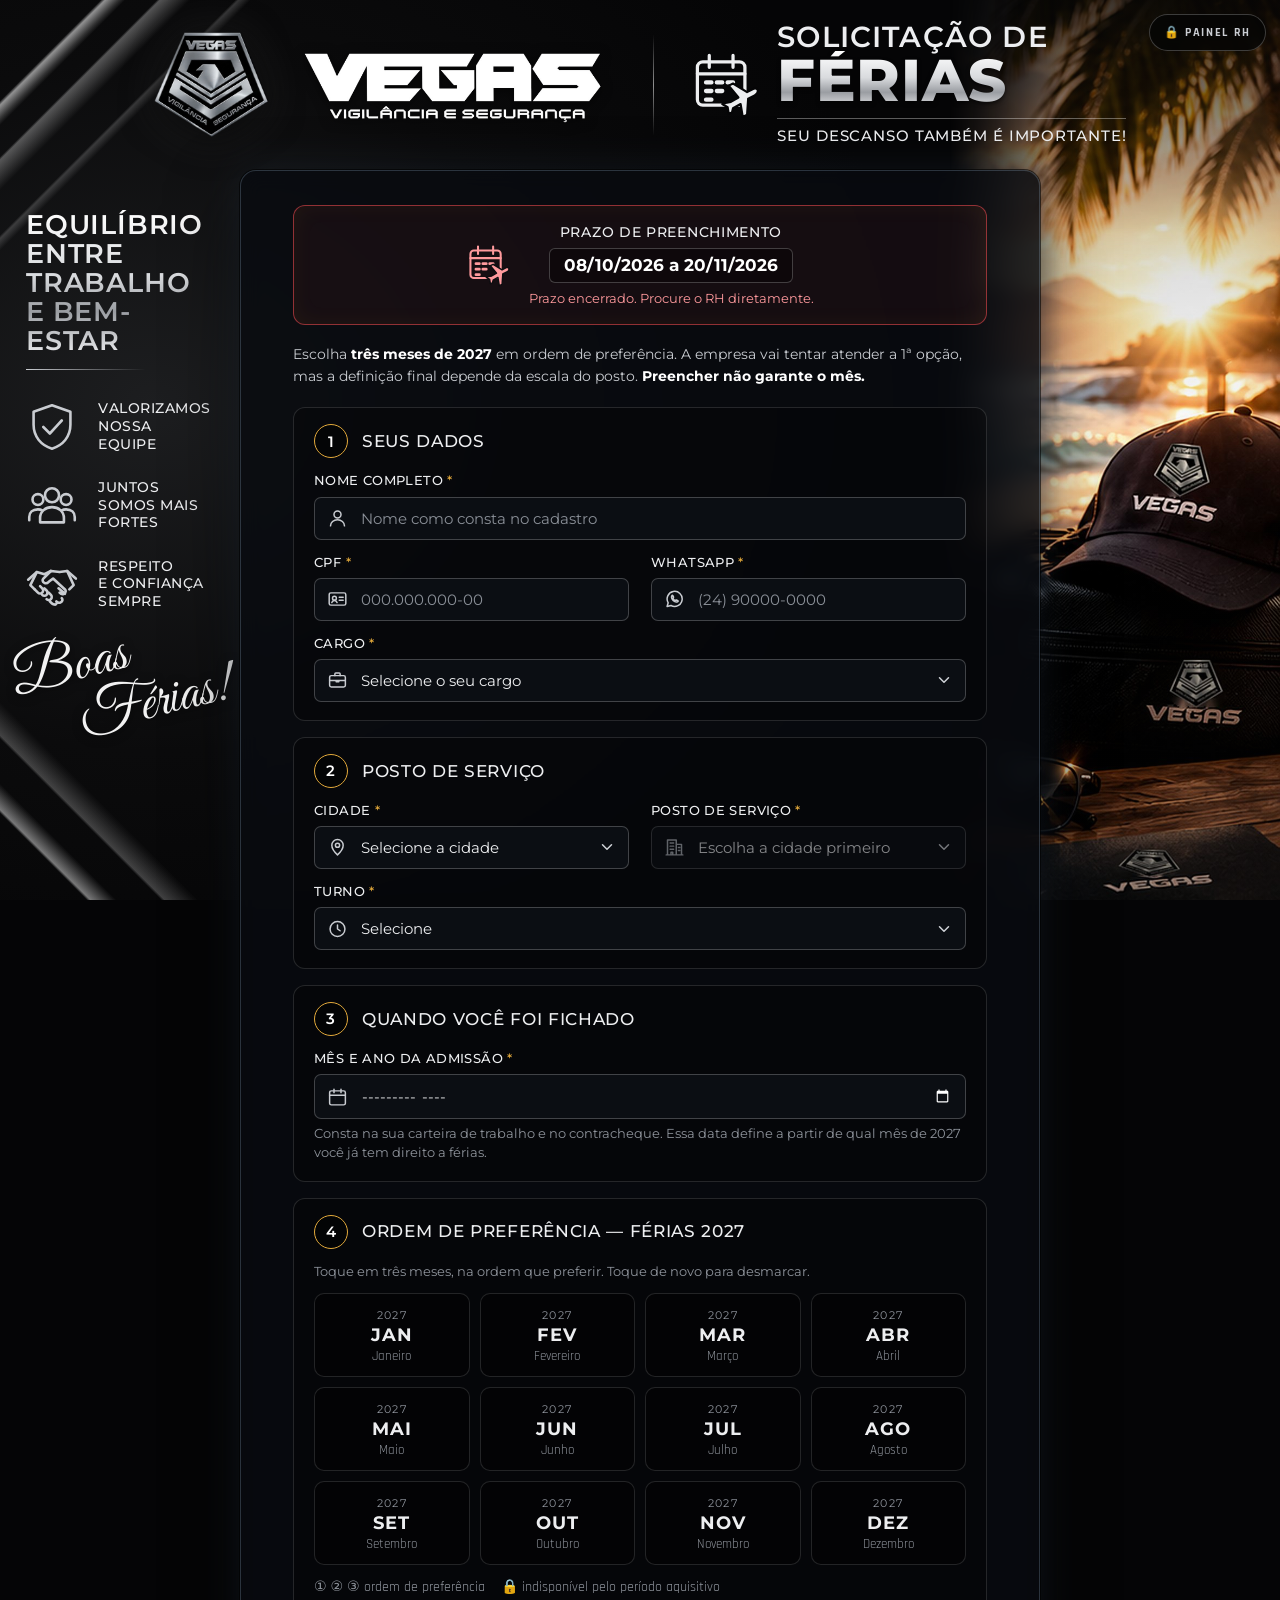
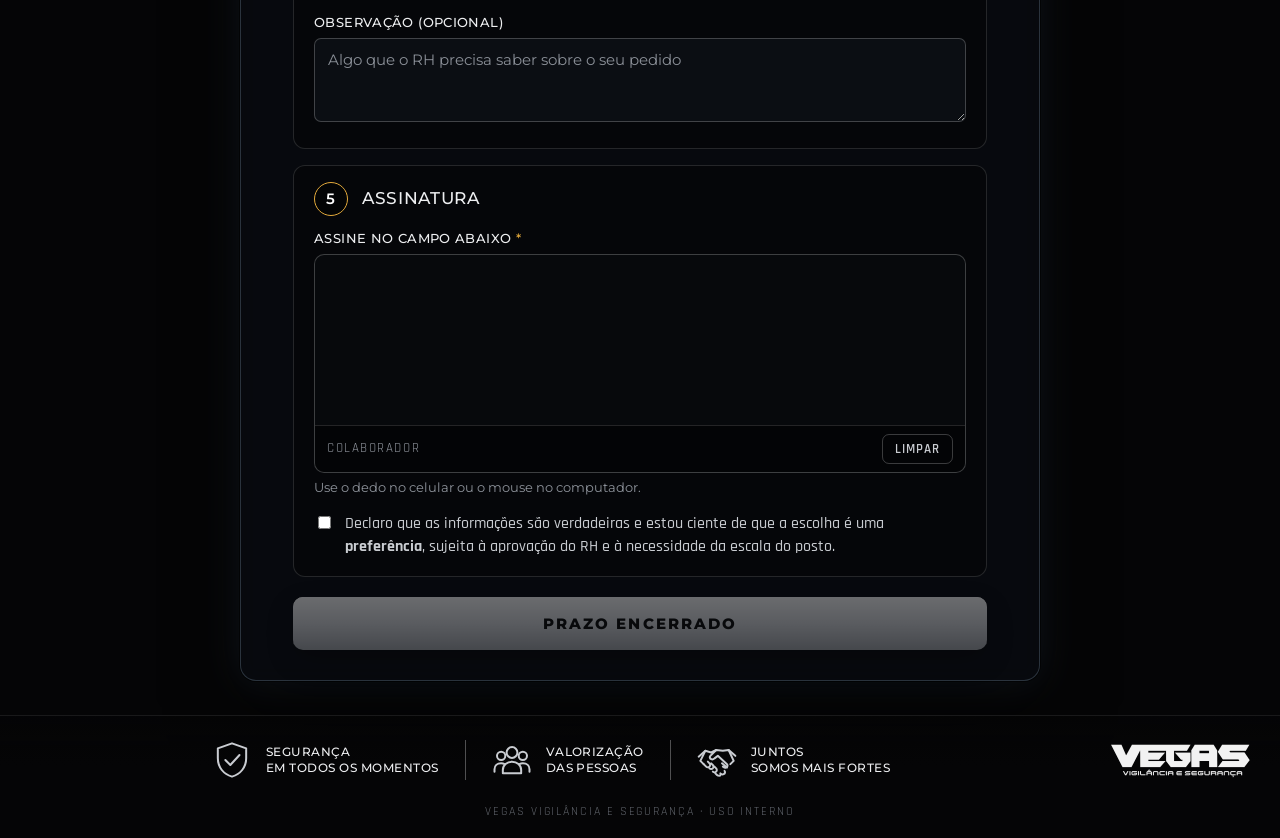
<file: index.html>
<!DOCTYPE html>
<html lang="pt-BR">
<head>
<meta charset="UTF-8">
<meta name="viewport" content="width=device-width,initial-scale=1">
<title>Solicitação de Férias 2027 — Vegas Vigilância</title>
<link rel="icon" href="assets/escudo.png">
<link rel="preload" as="image" href="assets/praia.jpg">
<link href="https://fonts.googleapis.com/css2?family=Montserrat:wght@500;600;700;800&family=Rajdhani:wght@500;600;700&family=Great+Vibes&display=swap" rel="stylesheet">
<style>
:root{
  --preto:#050506; --painel:rgba(9,12,17,.82); --campo:#0b0e13;
  --cinza:#8E939B; --prata:#C9CCD1; --prata-claro:#EDEEF0;
  --ouro:#E2A93B; --ouro-claro:#F4CB7A;
  --ok:#3ECF8E; --erro:#E5484D;
  --borda:rgba(255,255,255,.13); --borda-forte:rgba(255,255,255,.22);
  --metal:linear-gradient(180deg,#ffffff 0%,#d9dbde 45%,#9a9da2 70%,#e9eaec 100%);
}
*{box-sizing:border-box;-webkit-tap-highlight-color:transparent}
html{scroll-behavior:smooth}
@media (prefers-reduced-motion:reduce){html{scroll-behavior:auto}}
body{margin:0;min-height:100vh;color:var(--prata-claro);background:var(--preto);
  font-family:'Rajdhani',system-ui,sans-serif;font-size:17px;line-height:1.45;overflow-x:hidden}

/* ---------- fundo: metal escovado nos cantos ---------- */
body::before{content:'';position:fixed;inset:0;z-index:0;pointer-events:none;
  background:
    linear-gradient(135deg,transparent 0 9%,rgba(255,255,255,.55) 9.4%,rgba(120,120,120,.35) 10.6%,transparent 11.2%,
      transparent 14%,rgba(220,220,220,.35) 14.3%,rgba(80,80,80,.2) 16.5%,transparent 17%,
      transparent 21%,rgba(255,255,255,.18) 21.3%,transparent 22.4%) top left/560px 560px no-repeat,
    linear-gradient(45deg,transparent 0 7%,rgba(255,255,255,.45) 7.3%,rgba(110,110,110,.3) 8.8%,transparent 9.4%,
      transparent 13%,rgba(210,210,210,.28) 13.3%,rgba(70,70,70,.18) 15.4%,transparent 16%) bottom left/620px 620px no-repeat,
    radial-gradient(ellipse 60% 70% at 12% 45%,#1d1e20 0%,#0b0b0c 55%,var(--preto) 100%);}

/* ---------- foto da praia ---------- */
.foto{position:fixed;top:0;right:0;bottom:0;z-index:0;pointer-events:none;
  width:clamp(330px,calc((100vw - 860px) / 2 + 80px),560px);
  background:url('assets/praia.jpg') center 62%/cover no-repeat;
  -webkit-mask-image:linear-gradient(90deg,transparent 0,#000 34%);
          mask-image:linear-gradient(90deg,transparent 0,#000 34%)}
.foto::after{content:'';position:absolute;inset:0;
  background:linear-gradient(180deg,rgba(5,5,6,.78) 0,rgba(5,5,6,.15) 26%,transparent 50%,rgba(5,5,6,.35) 100%)}

.pagina{position:relative;z-index:1}

/* ---------- link do painel ---------- */
.painel-link{position:fixed;top:14px;right:14px;z-index:20;display:inline-flex;align-items:center;gap:7px;
  padding:9px 14px;border:1px solid var(--borda-forte);border-radius:99px;background:rgba(5,5,6,.82);
  backdrop-filter:blur(8px);color:var(--prata);text-decoration:none;font-size:12px;font-weight:700;
  letter-spacing:.14em;text-transform:uppercase;transition:border-color .15s,color .15s}
.painel-link:hover{border-color:var(--prata);color:#fff}
.painel-link:focus-visible{outline:2px solid var(--ouro);outline-offset:2px}
@media print{.painel-link,.foto{display:none}}

/* ---------- cabeçalho ---------- */
.topo{display:flex;align-items:center;justify-content:center;gap:clamp(18px,3vw,44px);
  padding:22px 20px 14px;max-width:1320px;margin:0 auto}
.marca{display:flex;align-items:center;gap:clamp(14px,2vw,28px)}
.escudo{width:clamp(96px,9vw,150px);height:auto;filter:drop-shadow(0 6px 18px rgba(0,0,0,.7)) drop-shadow(0 0 22px rgba(255,255,255,.08))}
.wordmark{width:clamp(220px,25vw,400px);height:auto;filter:drop-shadow(0 2px 6px rgba(0,0,0,.6))}
.divisor{width:1px;align-self:stretch;margin:12px 0;background:linear-gradient(180deg,transparent,rgba(255,255,255,.55),transparent)}
.titulo{display:flex;align-items:center;gap:16px}
.titulo svg{width:clamp(58px,5.4vw,86px);height:auto;flex:0 0 auto;color:var(--prata-claro)}
h1{margin:0;font-family:'Montserrat',sans-serif;line-height:1;text-transform:uppercase}
h1 .l1{display:block;font-weight:600;font-size:clamp(20px,2.3vw,36px);letter-spacing:.04em;color:var(--prata-claro)}
h1 .l2{display:block;font-weight:800;font-size:clamp(40px,4.6vw,72px);letter-spacing:.01em;
  background:var(--metal);-webkit-background-clip:text;background-clip:text;color:transparent;
  filter:drop-shadow(0 2px 2px rgba(0,0,0,.6))}
.slogan{margin-top:8px;padding-top:7px;border-top:1px solid rgba(255,255,255,.35);
  font-family:'Montserrat',sans-serif;font-weight:500;font-size:clamp(12px,1.15vw,17px);
  letter-spacing:.06em;text-transform:uppercase;color:var(--prata-claro)}

/* ---------- miolo: lateral + formulário ---------- */
.miolo{display:grid;grid-template-columns:minmax(220px,1fr) minmax(0,860px) minmax(220px,1fr);
  gap:0;align-items:start;padding:8px 20px 0}
.lateral{position:sticky;top:30px;justify-self:end;width:min(100%,300px);padding:40px 34px 0 6px}
.lateral h2{margin:0 0 14px;font-family:'Montserrat',sans-serif;font-weight:600;font-size:27px;line-height:1.08;
  letter-spacing:.03em;text-transform:uppercase;background:var(--metal);-webkit-background-clip:text;
  background-clip:text;color:transparent}
.lateral .traco{width:120px;height:1px;background:linear-gradient(90deg,var(--prata),transparent);margin-bottom:30px}
.valores{list-style:none;margin:0;padding:0;display:grid;gap:26px}
.valores li{display:flex;align-items:center;gap:20px;font-family:'Montserrat',sans-serif;font-weight:500;
  font-size:13.5px;line-height:1.3;letter-spacing:.04em;text-transform:uppercase;color:var(--prata-claro)}
.valores svg{width:52px;height:52px;flex:0 0 52px;color:var(--prata)}
.boas{margin:44px 0 0 -6px;font-family:'Great Vibes',cursive;font-size:58px;line-height:.95;color:#f2f2f2;
  transform:rotate(-14deg);transform-origin:left center;text-shadow:0 2px 10px rgba(0,0,0,.6)}
.boas span{display:block;padding-left:56px}

.form-painel{position:relative;background:var(--painel);border:1px solid rgba(170,200,230,.22);
  border-radius:16px;padding:clamp(18px,3.2vw,34px) clamp(14px,4.4vw,52px) 30px;
  box-shadow:0 0 0 1px rgba(0,0,0,.6),0 0 38px rgba(120,170,220,.10),0 30px 70px rgba(0,0,0,.6);
  backdrop-filter:blur(10px);-webkit-backdrop-filter:blur(10px)}

/* ---------- prazo ---------- */
.prazo{display:flex;align-items:center;justify-content:center;gap:18px;
  border:1px solid rgba(226,169,59,.75);border-radius:12px;background:rgba(226,169,59,.04);
  padding:16px 18px;margin-bottom:18px;text-align:center;box-shadow:inset 0 0 22px rgba(226,169,59,.06)}
.prazo svg{width:44px;height:44px;flex:0 0 44px;color:var(--ouro)}
.prazo .t{font-family:'Montserrat',sans-serif;font-weight:500;font-size:14px;letter-spacing:.05em;
  text-transform:uppercase;color:var(--prata-claro);margin-bottom:6px}
.prazo .d{display:inline-block;padding:4px 14px;border:1px solid var(--borda-forte);border-radius:6px;
  background:rgba(0,0,0,.35);font-family:'Montserrat',sans-serif;font-weight:700;font-size:17px;color:#fff}
.prazo .s{font-family:'Montserrat',sans-serif;font-size:12.5px;color:var(--ouro);margin-top:7px}
.prazo.fechado{border-color:rgba(229,72,77,.6);background:rgba(229,72,77,.06)}
.prazo.fechado svg,.prazo.fechado .s{color:#FF9A9D}
@media(max-width:520px){.prazo{flex-direction:column;gap:8px}}

.aviso{font-family:'Montserrat',sans-serif;font-size:14px;line-height:1.6;color:var(--prata);margin:0 0 20px}
.aviso b{color:#fff}

/* ---------- blocos ---------- */
.card{border:1px solid var(--borda);border-radius:12px;background:rgba(0,0,0,.28);
  padding:16px clamp(12px,2.4vw,20px) 4px;margin-bottom:16px}
.card h2{display:flex;align-items:center;gap:14px;margin:0 0 14px;font-family:'Montserrat',sans-serif;
  font-weight:500;font-size:17px;letter-spacing:.04em;text-transform:uppercase;color:var(--prata-claro)}
.card h2 .n{width:34px;height:34px;flex:0 0 34px;border:1.5px solid var(--ouro);border-radius:50%;
  display:grid;place-items:center;font-size:15px;font-weight:600;color:#fff;background:rgba(0,0,0,.4)}

label{display:block;font-family:'Montserrat',sans-serif;font-size:12.5px;font-weight:500;letter-spacing:.03em;
  text-transform:uppercase;color:var(--prata-claro);margin:0 0 6px}
.obrig{color:var(--ouro)}
.ctrl{position:relative}
.ctrl > svg{position:absolute;left:13px;top:50%;width:21px;height:21px;transform:translateY(-50%);
  color:var(--prata);pointer-events:none}
input,select,textarea{width:100%;background:var(--campo);color:var(--prata-claro);
  border:1px solid var(--borda-forte);border-radius:7px;padding:11px 13px;font-family:'Montserrat',sans-serif;
  font-size:15px;outline:none;transition:border-color .15s,box-shadow .15s}
.ctrl input,.ctrl select{padding-left:46px}
input::placeholder,textarea::placeholder{color:#8a8f97}
select{appearance:none;-webkit-appearance:none;padding-right:40px;cursor:pointer;
  background-image:url("data:image/svg+xml,%3Csvg xmlns='http://www.w3.org/2000/svg' viewBox='0 0 24 24' fill='none' stroke='%23d0d3d8' stroke-width='2' stroke-linecap='round' stroke-linejoin='round'%3E%3Cpath d='m6 9 6 6 6-6'/%3E%3C/svg%3E");
  background-repeat:no-repeat;background-position:right 12px center;background-size:18px}
input:focus,select:focus,textarea:focus{border-color:var(--ouro);box-shadow:0 0 0 3px rgba(226,169,59,.16)}
select,option,optgroup{background-color:#0b0e13;color:var(--prata-claro)}
select:disabled{opacity:.55;cursor:not-allowed}
input[type=month]{color-scheme:dark}
textarea{min-height:84px;resize:vertical}
.campo{margin-bottom:14px}
.linha{display:grid;grid-template-columns:1fr 1fr;gap:0 22px}
@media(max-width:600px){.linha{grid-template-columns:1fr}}
.dica{font-family:'Montserrat',sans-serif;font-size:12.5px;color:var(--cinza);margin-top:6px;
  text-transform:none;letter-spacing:0;line-height:1.5}

/* ---------- grade de meses ---------- */
.meses{display:grid;grid-template-columns:repeat(4,minmax(0,1fr));gap:10px}
@media(max-width:640px){.meses{grid-template-columns:repeat(3,minmax(0,1fr))}}
.mes{position:relative;border:1px solid var(--borda);border-radius:10px;background:rgba(0,0,0,.35);
  padding:14px 6px 12px;text-align:center;cursor:pointer;transition:border-color .15s,background .15s,transform .15s;
  overflow:hidden;font-family:inherit;color:inherit;font-size:inherit}
.mes:hover:not(:disabled){border-color:rgba(226,169,59,.55);transform:translateY(-2px)}
.mes:focus-visible{outline:2px solid var(--ouro);outline-offset:2px}
.mes .ano{display:block;font-family:'Montserrat',sans-serif;font-size:11px;letter-spacing:.12em;color:var(--cinza);margin-bottom:2px}
.mes .abrev{display:block;font-family:'Montserrat',sans-serif;font-weight:700;font-size:18px;letter-spacing:.06em;color:var(--prata-claro)}
.mes .cheio{display:block;font-size:13px;color:var(--cinza);margin-top:2px}
.mes.sel{border-color:var(--ouro);background:rgba(226,169,59,.10)}
.mes.sel .abrev{color:#fff}
.mes .ordem{position:absolute;top:6px;right:6px;width:24px;height:24px;border-radius:50%;
  display:grid;place-items:center;font-family:'Montserrat',sans-serif;font-weight:700;font-size:12px;
  background:var(--ouro);color:#120c00}
.mes:disabled{cursor:not-allowed;opacity:.4;border-style:dashed}
.mes:disabled .abrev{color:var(--cinza)}
.mes .trava{position:absolute;top:6px;right:8px;font-size:12px}
.legenda{display:flex;gap:16px;flex-wrap:wrap;font-size:14px;color:var(--cinza);margin-top:12px}
.legenda i{font-style:normal}

/* ---------- assinatura ---------- */
.sigbox{border:1px solid var(--borda-forte);border-radius:10px;background:#07090c;overflow:hidden}
.sigbox canvas{display:block;width:100%;height:170px;touch-action:none;cursor:crosshair}
.sigbar{display:flex;justify-content:space-between;align-items:center;padding:8px 12px;
  border-top:1px solid var(--borda);background:rgba(0,0,0,.5)}
.sigbar span{font-size:13px;letter-spacing:.12em;text-transform:uppercase;color:var(--cinza)}
.limpar{background:none;border:1px solid var(--borda-forte);color:var(--prata);border-radius:7px;
  padding:6px 12px;font-family:inherit;font-size:13px;font-weight:600;cursor:pointer;letter-spacing:.08em;text-transform:uppercase}
.limpar:focus-visible,.btn2:focus-visible{outline:2px solid var(--ouro);outline-offset:2px}

.check{display:flex;gap:11px;align-items:flex-start;font-family:'Rajdhani',sans-serif;font-size:16px;font-weight:500;
  color:var(--prata);text-transform:none;letter-spacing:0;line-height:1.4}
.check input{width:auto;flex:0 0 auto;margin-top:3px;accent-color:var(--ouro)}

.enviar{width:100%;margin-top:4px;padding:17px;border:none;border-radius:10px;cursor:pointer;
  font-family:'Montserrat',sans-serif;font-size:15px;font-weight:800;letter-spacing:.14em;text-transform:uppercase;
  background:linear-gradient(180deg,#ffffff,#d6d8dc 50%,#a3a6ab);color:#0a0a0a;
  box-shadow:0 10px 28px rgba(0,0,0,.5),inset 0 1px 0 #fff;transition:transform .18s,filter .18s}
.enviar:hover:not(:disabled){transform:translateY(-1px);filter:brightness(1.05)}
.enviar:focus-visible{outline:2px solid var(--ouro);outline-offset:3px}
.enviar:disabled{opacity:.4;cursor:not-allowed;transform:none}
.enviar.ok{background:linear-gradient(180deg,#6ee7b7,var(--ok));color:#052e1a}

.msg{margin-top:12px;padding:12px 14px;border-radius:10px;font-size:16px;display:none}
.msg.e{display:block;background:rgba(229,72,77,.1);border:1px solid rgba(229,72,77,.4);color:#FF9A9D}

/* ---------- confirmação ---------- */
#tela-ok{display:none;text-align:center;padding:16px 4px}
#tela-ok .ico{font-size:52px;color:var(--ok)}
#tela-ok h2{font-family:'Montserrat',sans-serif;font-weight:700;letter-spacing:.06em;text-transform:uppercase;margin:10px 0 6px;font-size:21px}
#tela-ok .sub{color:var(--cinza);font-size:14px;letter-spacing:.2em;text-transform:uppercase}
.proto{font-family:'Montserrat',sans-serif;font-weight:800;font-size:32px;letter-spacing:.08em;color:#fff;margin:14px 0 4px}
.resumo{text-align:left;border:1px solid var(--borda);border-radius:12px;padding:14px;margin:20px 0;font-size:16px}
.resumo div{display:flex;justify-content:space-between;gap:12px;padding:5px 0;border-bottom:1px dashed rgba(255,255,255,.12)}
.resumo div:last-child{border:none}
.resumo b{color:var(--prata);font-weight:600}
.btn2{width:100%;padding:14px;border-radius:10px;border:1px solid var(--borda-forte);background:rgba(0,0,0,.4);
  color:var(--prata-claro);font-family:inherit;font-size:16px;font-weight:700;letter-spacing:.1em;
  text-transform:uppercase;cursor:pointer}
.duplic{margin-top:20px;background:#fdecea;border:2px solid #d32f2f;color:#b3231f;
  border-radius:10px;padding:14px;font-weight:700;text-align:left;font-size:15px}

/* ---------- rodapé ---------- */
.rodape{position:relative;z-index:1;margin-top:34px;background:linear-gradient(180deg,rgba(5,5,6,.6),#050506 40%);
  border-top:1px solid rgba(255,255,255,.08)}
.rodape-in{max-width:1320px;margin:0 auto;padding:20px 24px;display:flex;align-items:center;gap:28px}
.rodape .valores{display:flex;flex:1;justify-content:center;gap:0}
.rodape .valores li{gap:14px;font-size:12px;padding:0 26px}
.rodape .valores li + li{border-left:1px solid rgba(255,255,255,.3)}
.rodape .valores svg{width:40px;height:40px;flex-basis:40px}
.rodape .logo-rod{width:150px;height:auto;opacity:.95}
.uso{text-align:center;color:#5f636a;font-size:12px;letter-spacing:.16em;text-transform:uppercase;padding:0 0 18px}

/* ---------- telas menores ---------- */
@media(max-width:1180px){
  .miolo{grid-template-columns:minmax(0,1fr);max-width:880px;margin:0 auto}
  .lateral{display:none}
  .foto{left:0;width:auto;bottom:auto;height:min(560px,78vh);background-position:center 58%;
    -webkit-mask-image:linear-gradient(180deg,#000 30%,transparent 100%);
            mask-image:linear-gradient(180deg,#000 30%,transparent 100%)}
  .foto::after{background:linear-gradient(180deg,rgba(5,5,6,.35),rgba(5,5,6,.6) 45%,rgba(5,5,6,.9))}
  .topo{flex-wrap:wrap}
}
@media(max-width:760px){
  .topo{flex-direction:column;gap:14px;padding-top:58px}
  .divisor{display:none}
  .marca{gap:12px}
  .escudo{width:84px}
  .wordmark{width:min(56vw,230px)}
  .titulo svg{width:52px}
  .miolo{padding:6px 10px 0}
  .rodape-in{flex-direction:column;gap:18px}
  .rodape .valores{flex-direction:column;gap:14px;align-items:flex-start}
  .rodape .valores li{padding:0}
  .rodape .valores li + li{border-left:none}
}
</style>
</head>
<body>
<div class="foto" aria-hidden="true"></div>

<div class="pagina">
<a class="painel-link" href="dashboard.html">&#128274; Painel RH</a>

<header class="topo">
  <div class="marca">
    <img class="escudo" src="assets/escudo.png" alt="Escudo Vegas Vigilância e Segurança">
    <img class="wordmark" src="assets/logovegas.png" alt="Vegas Vigilância e Segurança">
  </div>
  <span class="divisor" aria-hidden="true"></span>
  <div class="titulo">
    <svg viewBox="0 0 64 64" fill="none" stroke="currentColor" stroke-width="3" stroke-linecap="round" stroke-linejoin="round" aria-hidden="true">
      <rect x="5" y="11" width="44" height="40" rx="5"/><path d="M5 22h44M16 5v11M38 5v11"/>
      <path d="M13 30h5M23 30h5M33 30h5M13 38h5M23 38h5M13 46h5" stroke-width="4"/>
      <path d="M36 48l7-4-9-11 4-2 13 8 6-3c2-1 4 0 4 2s-1 3-3 4l-6 3-1 15-4 2-2-12-7 4-1 4-3 1-1-6-5-3 3-1z" fill="currentColor" stroke="#050506" stroke-width="2"/>
    </svg>
    <div>
      <h1><span class="l1">Solicitação de</span><span class="l2">Férias</span></h1>
      <div class="slogan">Seu descanso também é importante!</div>
    </div>
  </div>
</header>

<div class="miolo">

<aside class="lateral" aria-label="Nossos valores">
  <h2>Equilíbrio<br>entre<br>trabalho<br>e bem-estar</h2>
  <div class="traco"></div>
  <ul class="valores">
    <li><svg viewBox="0 0 48 48" fill="none" stroke="currentColor" stroke-width="2.4" stroke-linecap="round" stroke-linejoin="round" aria-hidden="true"><path d="M24 4 7 10v12c0 11 7 19 17 22 10-3 17-11 17-22V10z"/><path d="m16 24 6 6 11-12"/></svg>Valorizamos<br>nossa equipe</li>
    <li><svg viewBox="0 0 48 48" fill="none" stroke="currentColor" stroke-width="2.4" stroke-linecap="round" stroke-linejoin="round" aria-hidden="true"><circle cx="24" cy="15" r="6.5"/><circle cx="11" cy="19" r="5"/><circle cx="37" cy="19" r="5"/><path d="M13 40v-4c0-6 5-10 11-10s11 4 11 10v4zM3 38v-3c0-4 3-7 8-7 2 0 3 .4 4 1M45 38v-3c0-4-3-7-8-7-2 0-3 .4-4 1"/></svg>Juntos<br>somos mais<br>fortes</li>
    <li><svg viewBox="0 0 48 48" fill="none" stroke="currentColor" stroke-width="2.4" stroke-linecap="round" stroke-linejoin="round" aria-hidden="true"><path d="M2 20l8-7 7 2 6-3 8 1 7-1 8 7"/><path d="M10 13l-6 12 4 4M38 12l6 13-4 4"/><path d="M23 12l-7 7c-1 1-1 3 1 4s3 0 4-1l4-3 11 10c1 1 1 3-1 4s-3 0-4-1M33 37c1 1 1 3-1 4s-3 0-4-1M28 40c1 1 0 3-1 3s-2 0-3-1l-2-2M36 33l-6-5M8 29l3 3c1 1 3 1 4 0s1-3 0-4l-2-2M15 34c1 1 3 1 4 0s1-3 0-4l-2-2M19 38c1 1 3 1 4 0s1-3 0-4l-2-2"/></svg>Respeito<br>e confiança<br>sempre</li>
  </ul>
  <div class="boas" aria-hidden="true">Boas<span>Férias!</span></div>
</aside>

<main class="form-painel">
<div id="form-area">

  <div class="prazo" id="box-prazo">
    <svg viewBox="0 0 64 64" fill="none" stroke="currentColor" stroke-width="3" stroke-linecap="round" stroke-linejoin="round" aria-hidden="true">
      <rect x="5" y="11" width="44" height="40" rx="5"/><path d="M5 22h44M16 5v11M38 5v11"/>
      <path d="M13 30h5M23 30h5M33 30h5M13 38h5M23 38h5M13 46h5" stroke-width="4"/>
      <path d="M36 48l7-4-9-11 4-2 13 8 6-3c2-1 4 0 4 2s-1 3-3 4l-6 3-1 15-4 2-2-12-7 4-1 4-3 1-1-6-5-3 3-1z" fill="currentColor" stroke="#0b0d10" stroke-width="2"/>
    </svg>
    <div>
      <div class="t">Prazo de preenchimento</div>
      <div class="d">08/10/2026 a 20/11/2026</div>
      <div class="s" id="prazo-status"></div>
    </div>
  </div>

  <p class="aviso">
    Escolha <b>três meses de 2027</b> em ordem de preferência. A empresa vai tentar atender a 1ª opção,
    mas a definição final depende da escala do posto. <b>Preencher não garante o mês.</b>
  </p>

  <!-- 1 -->
  <section class="card">
    <h2><span class="n">1</span>Seus dados</h2>
    <div class="campo"><label for="nome">Nome completo <span class="obrig">*</span></label>
      <div class="ctrl"><svg viewBox="0 0 24 24" fill="none" stroke="currentColor" stroke-width="1.7" stroke-linecap="round" aria-hidden="true"><circle cx="12" cy="8" r="4"/><path d="M4 21c0-4 3.6-7 8-7s8 3 8 7"/></svg>
      <input id="nome" autocomplete="name" placeholder="Nome como consta no cadastro"></div></div>
    <div class="linha">
      <div class="campo"><label for="cpf">CPF <span class="obrig">*</span></label>
        <div class="ctrl"><svg viewBox="0 0 24 24" fill="none" stroke="currentColor" stroke-width="1.7" stroke-linecap="round" stroke-linejoin="round" aria-hidden="true"><rect x="2.5" y="5" width="19" height="14" rx="2"/><circle cx="8.5" cy="11" r="2.2"/><path d="M5.5 16c.5-1.6 1.7-2.4 3-2.4s2.5.8 3 2.4M14 10h4.5M14 13.5h4.5"/></svg>
        <input id="cpf" inputmode="numeric" maxlength="14" placeholder="000.000.000-00"></div></div>
      <div class="campo"><label for="telefone">WhatsApp <span class="obrig">*</span></label>
        <div class="ctrl"><svg viewBox="0 0 24 24" fill="none" stroke="currentColor" stroke-width="1.7" stroke-linecap="round" stroke-linejoin="round" aria-hidden="true"><path d="M3.5 20.5l1.3-4.2A8.6 8.6 0 1 1 8 19.4z"/><path d="M9 8.3c.3-.6.8-.6 1.1-.1l.8 1.6c.1.3 0 .6-.2.8l-.5.5c.6 1.2 1.5 2.1 2.7 2.7l.5-.5c.2-.2.5-.3.8-.2l1.6.8c.5.3.5.8-.1 1.1-1 .7-2 .8-3.3.1A9 9 0 0 1 9 11.5c-.7-1.2-.6-2.3 0-3.2z"/></svg>
        <input id="telefone" inputmode="tel" maxlength="16" placeholder="(24) 90000-0000"></div></div>
    </div>
    <div class="campo"><label for="cargo">Cargo <span class="obrig">*</span></label>
      <div class="ctrl"><svg viewBox="0 0 24 24" fill="none" stroke="currentColor" stroke-width="1.7" stroke-linecap="round" stroke-linejoin="round" aria-hidden="true"><rect x="3" y="7" width="18" height="13" rx="2"/><path d="M9 7V5a1 1 0 0 1 1-1h4a1 1 0 0 1 1 1v2M3 12.5h18M10.5 12.5v1.5h3v-1.5"/></svg>
      <select id="cargo"><option value="">Selecione o seu cargo</option></select></div></div>
    <div class="campo oculto" id="campo-cargo-outro" style="display:none"><label for="cargoOutro">Qual cargo?</label>
      <input id="cargoOutro" placeholder="Escreva o cargo como consta no contracheque"></div>
  </section>

  <!-- 2 -->
  <section class="card">
    <h2><span class="n">2</span>Posto de serviço</h2>
    <div class="linha">
      <div class="campo"><label for="cidade">Cidade <span class="obrig">*</span></label>
        <div class="ctrl"><svg viewBox="0 0 24 24" fill="none" stroke="currentColor" stroke-width="1.7" stroke-linecap="round" stroke-linejoin="round" aria-hidden="true"><path d="M12 21s-6.5-6-6.5-11a6.5 6.5 0 0 1 13 0c0 5-6.5 11-6.5 11z"/><circle cx="12" cy="10" r="2.4"/></svg>
        <select id="cidade"><option value="">Selecione a cidade</option></select></div></div>
      <div class="campo"><label for="posto">Posto de serviço <span class="obrig">*</span></label>
        <div class="ctrl"><svg viewBox="0 0 24 24" fill="none" stroke="currentColor" stroke-width="1.7" stroke-linecap="round" stroke-linejoin="round" aria-hidden="true"><path d="M4 21V4h10v17M14 9h6v12M2.5 21h19M7 7.5h1.5M9.5 7.5H11M7 11h1.5M9.5 11H11M7 14.5h1.5M9.5 14.5H11M16.5 12.5H18M16.5 16H18M8 21v-3h2v3"/></svg>
        <select id="posto" disabled><option value="">Escolha a cidade primeiro</option></select></div></div>
    </div>
    <div class="campo"><label for="turno">Turno <span class="obrig">*</span></label>
      <div class="ctrl"><svg viewBox="0 0 24 24" fill="none" stroke="currentColor" stroke-width="1.7" stroke-linecap="round" stroke-linejoin="round" aria-hidden="true"><circle cx="12" cy="12" r="8.5"/><path d="M12 7.5V12l3 2"/></svg>
      <select id="turno"><option value="">Selecione</option></select></div></div>
  </section>

  <!-- 3 -->
  <section class="card">
    <h2><span class="n">3</span>Quando você foi fichado</h2>
    <div class="campo">
      <label for="admissao">Mês e ano da admissão <span class="obrig">*</span></label>
      <div class="ctrl"><svg viewBox="0 0 24 24" fill="none" stroke="currentColor" stroke-width="1.7" stroke-linecap="round" stroke-linejoin="round" aria-hidden="true"><rect x="3" y="5" width="18" height="16" rx="2"/><path d="M3 10h18M8 3v4M16 3v4"/></svg>
      <input type="month" id="admissao" max="2026-12" min="1980-01"></div>
      <div class="dica">Consta na sua carteira de trabalho e no contracheque. Essa data define
        a partir de qual mês de 2027 você já tem direito a férias.</div>
    </div>
    <div class="dica" id="aviso-aquisitivo" style="display:none;color:var(--ouro-claro);margin:-4px 0 14px"></div>
  </section>

  <!-- 4 -->
  <section class="card">
    <h2><span class="n">4</span>Ordem de preferência — Férias 2027</h2>
    <div class="dica" style="margin:0 0 12px">Toque em três meses, na ordem que preferir.
      Toque de novo para desmarcar.</div>
    <div class="meses" id="grade-meses"></div>
    <div class="legenda">
      <i>① ② ③ ordem de preferência</i>
      <i>🔒 indisponível pelo período aquisitivo</i>
    </div>
    <div class="campo" style="margin-top:16px">
      <label for="observacao">Observação (opcional)</label>
      <textarea id="observacao" maxlength="400" placeholder="Algo que o RH precisa saber sobre o seu pedido"></textarea>
    </div>
  </section>

  <!-- 5 -->
  <section class="card">
    <h2><span class="n">5</span>Assinatura</h2>
    <div class="campo">
      <label>Assine no campo abaixo <span class="obrig">*</span></label>
      <div class="sigbox">
        <canvas id="sig"></canvas>
        <div class="sigbar"><span id="nome-sig">Colaborador</span><button type="button" class="limpar" id="limpar-sig">Limpar</button></div>
      </div>
      <div class="dica">Use o dedo no celular ou o mouse no computador.</div>
    </div>
    <div class="campo" style="margin-top:16px">
      <label class="check"><input type="checkbox" id="ciente">
        <span>Declaro que as informações são verdadeiras e estou ciente de que a escolha é uma
        <b>preferência</b>, sujeita à aprovação do RH e à necessidade da escala do posto.</span></label>
    </div>
  </section>

  <button class="enviar" id="btn">Enviar preferência</button>
  <div class="msg" id="msg"></div>
</div>

<div id="tela-ok">
  <div class="ico">✓</div>
  <h2>Preferência registrada</h2>
  <div class="sub">Protocolo</div>
  <div class="proto" id="ok-proto">FER-0000</div>
  <div class="dica">Guarde este número.</div>
  <div class="resumo" id="ok-resumo"></div>
  <button class="btn2" onclick="location.reload()">Fechar</button>
  <div class="duplic">Não envie duas vezes. Cada CPF pode registrar a preferência de 2027
    uma única vez. Se precisar corrigir algo, procure o RH com o número do protocolo.</div>
</div>
</main>

<div aria-hidden="true"></div>
</div>

<footer class="rodape">
  <div class="rodape-in">
    <ul class="valores">
      <li><svg viewBox="0 0 48 48" fill="none" stroke="currentColor" stroke-width="2.4" stroke-linecap="round" stroke-linejoin="round" aria-hidden="true"><path d="M24 4 7 10v12c0 11 7 19 17 22 10-3 17-11 17-22V10z"/><path d="m16 24 6 6 11-12"/></svg>Segurança<br>em todos os momentos</li>
      <li><svg viewBox="0 0 48 48" fill="none" stroke="currentColor" stroke-width="2.4" stroke-linecap="round" stroke-linejoin="round" aria-hidden="true"><circle cx="24" cy="15" r="6.5"/><circle cx="11" cy="19" r="5"/><circle cx="37" cy="19" r="5"/><path d="M13 40v-4c0-6 5-10 11-10s11 4 11 10v4zM3 38v-3c0-4 3-7 8-7 2 0 3 .4 4 1M45 38v-3c0-4-3-7-8-7-2 0-3 .4-4 1"/></svg>Valorização<br>das pessoas</li>
      <li><svg viewBox="0 0 48 48" fill="none" stroke="currentColor" stroke-width="2.4" stroke-linecap="round" stroke-linejoin="round" aria-hidden="true"><path d="M2 20l8-7 7 2 6-3 8 1 7-1 8 7"/><path d="M10 13l-6 12 4 4M38 12l6 13-4 4"/><path d="M23 12l-7 7c-1 1-1 3 1 4s3 0 4-1l4-3 11 10c1 1 1 3-1 4s-3 0-4-1M33 37c1 1 1 3-1 4s-3 0-4-1M28 40c1 1 0 3-1 3s-2 0-3-1l-2-2M36 33l-6-5M8 29l3 3c1 1 3 1 4 0s1-3 0-4l-2-2M15 34c1 1 3 1 4 0s1-3 0-4l-2-2M19 38c1 1 3 1 4 0s1-3 0-4l-2-2"/></svg>Juntos<br>somos mais fortes</li>
    </ul>
    <img class="logo-rod" src="assets/logovegas.png" alt="Vegas Vigilância e Segurança">
  </div>
  <div class="uso">Vegas Vigilância e Segurança · Uso interno</div>
</footer>
</div>

<script>
/* ═══════════════ CONFIGURAÇÃO ═══════════════ */
const CONFIG = {
  API_URL: 'https://script.google.com/macros/s/AKfycbx_lg-_FNNYViW7kWblxf_u2dfQtKkVpFPw-SiCttqsBXpHsAUe7BUyEGmewFWb0aHYHQ/exec',

  ANO_FERIAS: 2027,             // ano das férias sendo escolhidas
  PRAZO_INICIO: '2026-10-08',   // 08/10/2026
  PRAZO_FIM:    '2026-11-20',   // 20/11/2026

  // trava o envio DEPOIS do prazo (é a que importa juridicamente)
  BLOQUEAR_DEPOIS_DO_PRAZO: true,
  // trava o envio ANTES da abertura. Deixe false para o RH testar antes da abertura;
  // vire para true no dia da publicação se não quiser recebimento antecipado.
  BLOQUEAR_ANTES_DA_ABERTURA: false,

  // Período aquisitivo (CLT art. 130): quem foi fichado em 2026 só completa 12 meses de
  // trabalho no mês do aniversário de admissão. Por isso os meses ANTERIORES a esse ficam
  // bloqueados em 2027. Vire para true se o RH quiser bloquear também o próprio mês.
  BLOQUEAR_MES_DA_ADMISSAO: false,

  QTD_PREFERENCIAS: 3
};

const MESES = [
  ['JAN','Janeiro'],['FEV','Fevereiro'],['MAR','Março'],['ABR','Abril'],
  ['MAI','Maio'],['JUN','Junho'],['JUL','Julho'],['AGO','Agosto'],
  ['SET','Setembro'],['OUT','Outubro'],['NOV','Novembro'],['DEZ','Dezembro']
];

const TURNOS = ['12x36 Diurno','12x36 Noturno','5x2 Diurno','5x2 Noturno','8h às 18h'];

const POSTOS = {
  "Barra do Piraí":["MCI Reciclagem","Ceneged BP"],
  "Barra Mansa":["Royal Centro BM","Royal Boa Vista","Julio BF","Ceneged BM","Transporte Excelsior","Estik Filmes","Estik Filmes ASG","Expresso Massa Falida","Rede Aliança"],
  "Miguel Pereira":["Ceneged ASG Miguel Pereira"],
  "Niterói":["Sede Niterói"],
  "Nova Iguaçu":["Royal"],
  "Pinheiral":["Norsil","Perfyaço"],
  "Piraí":["Peter's House","Mata do Amador"],
  "Porto Real":["Vila Vitória"],
  "Queimados":["Lanlimp"],
  "Resende":["Tachi-S Brasil Porteiro","Tachi-S Brasil Vigilante","Nagumo","Brabus","Zen Cozinha Oriental","Udiaço","Scapini","Royal Campos Elisios","Royal Manejo"],
  "Sapucaia":["Ceneged Sapucaia"],
  "Três Rios":["Royal 3 Rios","Ceneged TR"],
  "Valença":["Ceneged"],
  "Volta Redonda":["Sede Volta Redonda","Fast Broker","Cicuta","Lauer Engenharia","Administrativo","Área Técnica","Monitoramento","Comercial","Nagumo","Royal Vila Sta Cecilia","Royal Retiro","Royal Sessenta","Royal Aterrado","Royal Amaral Peixoto","Royal São Lucas","Royale","Vincol","Gerdau","Projeto Vida","Edifício Cecisa I","Condomínio Maximum","Sind. Met. Sul Fluminense","A. Abreu Beneficiamento","Arena Emirados","Transporte Excelsior","Economy","Gran Milano"]
};

const CARGOS = {
  "Operacional":["VIGILANTE","VIGILANTE MOTORISTA","VIGIA","PORTEIRO","CONTROLADOR DE ACESSO","FISCAL","FISCAL DE LOJA","AUXILIAR DE SERVIÇOS GERAIS","AUXILIAR DE SERVIÇOS GERAIS II","ZELADOR","JOVEM APRENDIZ"],
  "Monitoramento":["OPERADOR DE CFTV","OPERADOR DE CFTV II","ENCARREGADO DE MONITORAMENTO","GERENTE DE MONITORAMENTO"],
  "Alarmes":["FISCAL DE ALARMES","FISCAL DE ALARMES I","FISCAL DE ALARMES II","OPERADOR DE SISTEMA ELETRONICO DE SEGURANÇA I","OPERADOR DE SISTEMA ELETRONICO DE SEGURANÇA II"],
  "Técnico":["AUXILIAR TECNICO","AUXILIAR DE INSTALADOR","AUXILIAR DE INSTALADOR I","INSTALADOR DE SISTEMA ELETRONICO I","INSTALADOR DE SISTEMA ELETRONICO II","INSTALADOR DE SISTEMA ELETRONICO III","INSTALADOR/MANTENEDOR DE SISTEMA ELETRONICO II","TECNICO","TECNICO I","TECNICO II","TECNICO III","TECNICO DE MANUTENÇAO ELETRONICO","TECNICO DE MANUTENÇÃO ELETRONICO","TECNICO DE SEGURANÇA","ANALISTA DE SISTEMA DE AUTOMAÇÃO","ENCARREGADO TÉCNICO","SUPERVISOR TECNICO","COORDENADOR TECNICO"],
  "Administrativo":["ADMINISTRADOR","ASSISTENTE ADMINISTRATIVO","ASSISTENTE DE DEPARTAMENTO PESSOAL","ASSISTENTE FINANCEIRO","ASSISTENTE JURIDICO","ANALISTA JURIDICO","AUXILIAR ADMINISTRATIVO","AUXILIAR DE ESCRITÓRIO","VENDEDOR"],
  "Liderança e gestão":["SUPERVISOR DE POSTO","SUPERVISOR DE AREA","COORDENADOR DE OPERAÇÕES","COORDENADOR DE RECURSOS OPERACIONAIS","COORDENADOR(A) COMERCIAL","COORDENADOR(A) DE ESTOQUE E SUPRIMENTO","COORDENADOR(A) DE ESTOQUE E SUPRIMENTOS","COORDENADOR(A) DE FROTA","COORDENADOR(A) DE POS VENDAS","COORDENADOR(A) DE TI","COORDENADOR(A) FINANCEIRO","COORDENADORA FINANCEIRA","ENCARREGADO DE RH","ENCARREGADO FINANCEIRO","LIDER DE RH","GERENTE COMERCIAL","GERENTE DE ATENDIMENTO","GERENTE DE ESTOQUE E SUPRIMENTOS","GERENTE DE FROTA","GERENTE DE PÓS VENDAS","GERENTE DE RECURSOS HUMANOS","GERENTE DE TI","GERENTE FINANCEIRO","GESTOR DE SEGURANÇA","SUPERINTENDENTE DE RECURSOS HUMANOS","DIRETOR"],
  "Outro":["Outra"]
};

const $ = id => document.getElementById(id);
let preferencias = [];   // índices de mês (0-11) na ordem escolhida
let bloqueados = new Set();

/* ═══════════════ PRAZO ═══════════════ */
function hojeISO(){
  const d = new Date();
  return d.getFullYear() + '-' + String(d.getMonth()+1).padStart(2,'0') + '-' + String(d.getDate()).padStart(2,'0');
}
const HOJE = hojeISO();
const ANTES = HOJE < CONFIG.PRAZO_INICIO;
const DEPOIS = HOJE > CONFIG.PRAZO_FIM;
const FORA_DO_PRAZO = (ANTES && CONFIG.BLOQUEAR_ANTES_DA_ABERTURA) ||
                      (DEPOIS && CONFIG.BLOQUEAR_DEPOIS_DO_PRAZO);

(function pintarPrazo(){
  const s = $('prazo-status');
  if (DEPOIS) {
    $('box-prazo').classList.add('fechado');
    s.textContent = CONFIG.BLOQUEAR_DEPOIS_DO_PRAZO
      ? 'Prazo encerrado. Procure o RH diretamente.'
      : 'Prazo encerrado — envio ainda aceito, mas fora do prazo.';
  } else if (ANTES) {
    s.textContent = CONFIG.BLOQUEAR_ANTES_DA_ABERTURA
      ? 'A escolha ainda não abriu. Volte em 08/10/2026.'
      : 'Período oficial ainda não começou (envio liberado para conferência do RH).';
  } else {
    s.textContent = 'Prazo aberto. Não deixe para o último dia.';
  }
  if (FORA_DO_PRAZO) {
    $('btn').disabled = true;
    $('btn').textContent = DEPOIS ? 'Prazo encerrado' : 'Ainda não liberado';
  }
})();

/* ═══════════════ LISTAS ═══════════════ */
(function montarListas(){
  $('cargo').innerHTML = '<option value="">Selecione o seu cargo</option>' +
    Object.keys(CARGOS).map(g => `<optgroup label="${g}">` +
      CARGOS[g].map(c => `<option>${c}</option>`).join('') + '</optgroup>').join('');

  const cidades = Object.keys(POSTOS).sort((a,b)=>a.localeCompare(b,'pt-BR'));
  $('cidade').innerHTML = '<option value="">Selecione a cidade</option>' +
    cidades.map(c => `<option>${c}</option>`).join('');

  $('turno').innerHTML = '<option value="">Selecione</option>' +
    TURNOS.map(t => `<option>${t}</option>`).join('');
})();

$('cidade').addEventListener('change', () => {
  const c = $('cidade').value, alvo = $('posto');
  if (!c) { alvo.disabled = true; alvo.innerHTML = '<option value="">Escolha a cidade primeiro</option>'; return; }
  alvo.disabled = false;
  alvo.innerHTML = '<option value="">Selecione o posto</option>' +
    POSTOS[c].slice().sort((a,b)=>a.localeCompare(b,'pt-BR')).map(p => `<option>${p}</option>`).join('');
});

$('cargo').addEventListener('change', e => {
  $('campo-cargo-outro').style.display = e.target.value === 'Outra' ? 'block' : 'none';
});

/* ═══════════════ GRADE DE MESES ═══════════════ */
function montarGrade(){
  $('grade-meses').innerHTML = MESES.map(([ab, cheio], i) => `
    <button type="button" class="mes" data-i="${i}">
      <span class="ano">${CONFIG.ANO_FERIAS}</span>
      <span class="abrev">${ab}</span>
      <span class="cheio">${cheio}</span>
    </button>`).join('');
  document.querySelectorAll('.mes').forEach(b =>
    b.addEventListener('click', () => alternarMes(parseInt(b.dataset.i,10))));
}
montarGrade();

function alternarMes(i){
  if (bloqueados.has(i)) return;
  const pos = preferencias.indexOf(i);
  if (pos >= 0) preferencias.splice(pos, 1);
  else if (preferencias.length < CONFIG.QTD_PREFERENCIAS) preferencias.push(i);
  else return erro(`Você já escolheu ${CONFIG.QTD_PREFERENCIAS} meses. Desmarque um antes de trocar.`);
  pintarGrade();
}

const CIRCULOS = ['①','②','③','④','⑤','⑥'];

function pintarGrade(){
  document.querySelectorAll('.mes').forEach(b => {
    const i = parseInt(b.dataset.i,10);
    const ordem = preferencias.indexOf(i);
    b.disabled = bloqueados.has(i);
    b.classList.toggle('sel', ordem >= 0);
    const antigo = b.querySelector('.ordem, .trava');
    if (antigo) antigo.remove();
    if (bloqueados.has(i)) {
      const t = document.createElement('span');
      t.className = 'trava'; t.textContent = '🔒';
      t.title = 'Indisponível: período aquisitivo ainda não completo';
      b.appendChild(t);
    } else if (ordem >= 0) {
      const o = document.createElement('span');
      o.className = 'ordem'; o.textContent = ordem + 1;
      b.appendChild(o);
    }
  });
}

/* ═══════════════ PERÍODO AQUISITIVO ═══════════════ */
// Fichado em 2026 => só completa 12 meses de trabalho no mês do aniversário de admissão.
// Logo, os meses de 2027 anteriores a esse mês não podem ser escolhidos.
function recalcularBloqueios(){
  bloqueados = new Set();
  const v = $('admissao').value; // 'AAAA-MM'
  const aviso = $('aviso-aquisitivo');

  if (!v) { aviso.style.display = 'none'; pintarGrade(); return; }

  const [ano, mes] = v.split('-').map(Number);
  const iMes = mes - 1;

  if (ano < CONFIG.ANO_FERIAS - 1) {
    aviso.style.display = 'none';
  } else if (ano === CONFIG.ANO_FERIAS - 1) {
    const limite = CONFIG.BLOQUEAR_MES_DA_ADMISSAO ? iMes + 1 : iMes;
    for (let i = 0; i < limite; i++) bloqueados.add(i);
    if (limite > 0) {
      const primeiro = MESES[Math.min(limite, 11)][1];
      aviso.style.display = 'block';
      aviso.textContent = `Você foi fichado em ${MESES[iMes][1]}/${ano}. Por isso as férias de ` +
        `${CONFIG.ANO_FERIAS} só podem começar a partir de ${primeiro}/${CONFIG.ANO_FERIAS} ` +
        `— os meses anteriores aparecem travados.`;
    } else {
      aviso.style.display = 'none';
    }
  } else {
    // admissão no próprio ano das férias ou depois: nada liberado
    for (let i = 0; i < 12; i++) bloqueados.add(i);
    aviso.style.display = 'block';
    aviso.textContent = `Com admissão em ${ano}, você ainda não terá 12 meses de trabalho ` +
      `durante ${CONFIG.ANO_FERIAS}. Procure o RH.`;
  }

  // tira das preferências o que ficou travado
  preferencias = preferencias.filter(i => !bloqueados.has(i));
  pintarGrade();
}
$('admissao').addEventListener('change', recalcularBloqueios);

/* ═══════════════ MÁSCARAS E VALIDAÇÕES ═══════════════ */
function maskTel(el){
  el.addEventListener('input',()=>{
    let v = el.value.replace(/\D/g,'').slice(0,11);
    if (v.length>6) el.value = `(${v.slice(0,2)}) ${v.slice(2,7)}-${v.slice(7)}`;
    else if (v.length>2) el.value = `(${v.slice(0,2)}) ${v.slice(2)}`;
    else el.value = v;
  });
}
maskTel($('telefone'));

$('cpf').addEventListener('input',()=>{
  let v = $('cpf').value.replace(/\D/g,'').slice(0,11);
  v = v.replace(/(\d{3})(\d)/,'$1.$2').replace(/(\d{3})\.(\d{3})(\d)/,'$1.$2.$3')
       .replace(/(\d{3})\.(\d{3})\.(\d{3})(\d)/,'$1.$2.$3-$4');
  $('cpf').value = v;
});

function cpfValido(str){
  const c = String(str||'').replace(/\D/g,'');
  if (c.length !== 11 || /^(\d)\1{10}$/.test(c)) return false;
  for (let t=9; t<11; t++){
    let s=0; for (let i=0;i<t;i++) s += parseInt(c[i],10)*((t+1)-i);
    let d=(s*10)%11; if (d===10) d=0;
    if (d !== parseInt(c[t],10)) return false;
  }
  return true;
}

$('nome').addEventListener('input', e => {
  $('nome-sig').textContent = e.target.value.trim() || 'Colaborador';
});

/* ═══════════════ ASSINATURA ═══════════════ */
function padAssinatura(id){
  const c = $(id), ctx = c.getContext('2d');
  let on = false, vazio = true;
  function resize(){
    const r = c.getBoundingClientRect(), dpr = window.devicePixelRatio || 1;
    const img = vazio ? null : c.toDataURL();
    c.width = r.width*dpr; c.height = r.height*dpr;
    ctx.setTransform(dpr,0,0,dpr,0,0);
    ctx.lineWidth = 2.4; ctx.lineCap='round'; ctx.lineJoin='round'; ctx.strokeStyle = '#E8E8E8';
    if (img){ const im = new Image(); im.onload = () => ctx.drawImage(im,0,0,r.width,r.height); im.src = img; }
  }
  const pos = e => { const r = c.getBoundingClientRect(); return {x:e.clientX-r.left, y:e.clientY-r.top}; };
  c.addEventListener('pointerdown', e => { c.setPointerCapture(e.pointerId); on=true; vazio=false;
    const p = pos(e); ctx.beginPath(); ctx.moveTo(p.x,p.y); });
  c.addEventListener('pointermove', e => { if(!on) return; const p = pos(e); ctx.lineTo(p.x,p.y); ctx.stroke(); });
  c.addEventListener('pointerup', () => on=false);
  c.addEventListener('pointerleave', () => on=false);
  window.addEventListener('resize', resize);
  resize();
  return {
    vazio: () => vazio,
    limpar: () => { ctx.clearRect(0,0,c.width,c.height); vazio = true; },
    dados: () => {
      const t = document.createElement('canvas'); t.width=c.width; t.height=c.height;
      const g = t.getContext('2d');
      g.fillStyle='#FFFFFF'; g.fillRect(0,0,t.width,t.height); g.drawImage(c,0,0);
      const d = g.getImageData(0,0,t.width,t.height), px = d.data;
      for (let i=0;i<px.length;i+=4){
        if (px[i]>150 && px[i+1]>150 && px[i+2]>150 && px[i+3]===255 &&
            !(px[i]===255 && px[i+1]===255 && px[i+2]===255)) { px[i]=20; px[i+1]=20; px[i+2]=20; }
      }
      g.putImageData(d,0,0);
      return t.toDataURL('image/png');
    }
  };
}
const pad = padAssinatura('sig');
$('limpar-sig').addEventListener('click', () => pad.limpar());

/* ═══════════════ ENVIO ═══════════════ */
function erro(t){
  const m = $('msg'); m.className = 'msg e'; m.textContent = t;
  m.scrollIntoView({behavior:'smooth', block:'center'});
}

$('btn').addEventListener('click', async () => {
  $('msg').className = 'msg';
  if (FORA_DO_PRAZO) return erro('Fora do prazo de preenchimento.');

  const d = {
    action: 'criar',
    ano: CONFIG.ANO_FERIAS,
    nome: $('nome').value.trim(),
    cpf: $('cpf').value.trim(),
    telefone: $('telefone').value.trim(),
    cargo: $('cargo').value === 'Outra' ? $('cargoOutro').value.trim() : $('cargo').value,
    cidade: $('cidade').value,
    posto: $('posto').value,
    turno: $('turno').value,
    admissao: $('admissao').value,
    preferencias: preferencias.map(i => MESES[i][1] + '/' + CONFIG.ANO_FERIAS),
    observacao: $('observacao').value.trim()
  };

  if (!d.nome) return erro('Informe seu nome completo.');
  if (!cpfValido(d.cpf)) return erro('CPF inválido. Confira os números.');
  if (d.telefone.replace(/\D/g,'').length < 10) return erro('Informe um WhatsApp válido com DDD.');
  if (!d.cargo) return erro('Selecione o seu cargo.');
  if (!d.cidade) return erro('Selecione a cidade do seu posto.');
  if (!d.posto) return erro('Selecione o seu posto de serviço.');
  if (!d.turno) return erro('Selecione o seu turno.');
  if (!d.admissao) return erro('Informe o mês e o ano em que você foi fichado.');
  if (d.admissao > '2026-12') return erro('A data de admissão não pode ser depois de dezembro de 2026.');
  if (preferencias.length !== CONFIG.QTD_PREFERENCIAS)
    return erro(`Escolha exatamente ${CONFIG.QTD_PREFERENCIAS} meses, em ordem de preferência.`);
  if (pad.vazio()) return erro('Falta a sua assinatura.');
  if (!$('ciente').checked) return erro('Marque a declaração no final do formulário.');

  d.assinatura = pad.dados();

  const btn = $('btn'); btn.disabled = true; btn.textContent = 'Enviando...';
  try {
    const r = await fetch(CONFIG.API_URL, {
      method: 'POST',
      headers: {'Content-Type':'text/plain;charset=utf-8'},
      body: JSON.stringify(d)
    });
    const j = await r.json();
    if (!j.ok) { btn.disabled = false; btn.textContent = 'Enviar preferência'; return erro(j.erro || 'Não foi possível registrar.'); }

    btn.classList.add('ok'); btn.textContent = 'Enviado ✓';
    $('ok-proto').textContent = j.protocolo;
    $('ok-resumo').innerHTML = [
      ['Colaborador', d.nome],
      ['Cargo', d.cargo],
      ['Posto', d.posto + ' / ' + d.cidade],
      ['Turno', d.turno],
      ['Admissão', d.admissao.split('-').reverse().join('/')],
      ['1ª opção', d.preferencias[0]],
      ['2ª opção', d.preferencias[1]],
      ['3ª opção', d.preferencias[2]],
      ['Situação', 'Aguardando análise do RH']
    ].map(([k,v]) => `<div><b>${k}</b><span>${v}</span></div>`).join('');
    $('form-area').style.display = 'none';
    $('tela-ok').style.display = 'block';
    window.scrollTo({top:0, behavior:'smooth'});
  } catch (e) {
    btn.disabled = false; btn.textContent = 'Enviar preferência';
    erro('Falha de conexão. Verifique a internet e tente novamente.');
  }
});
</script>
</body>
</html>
</file>
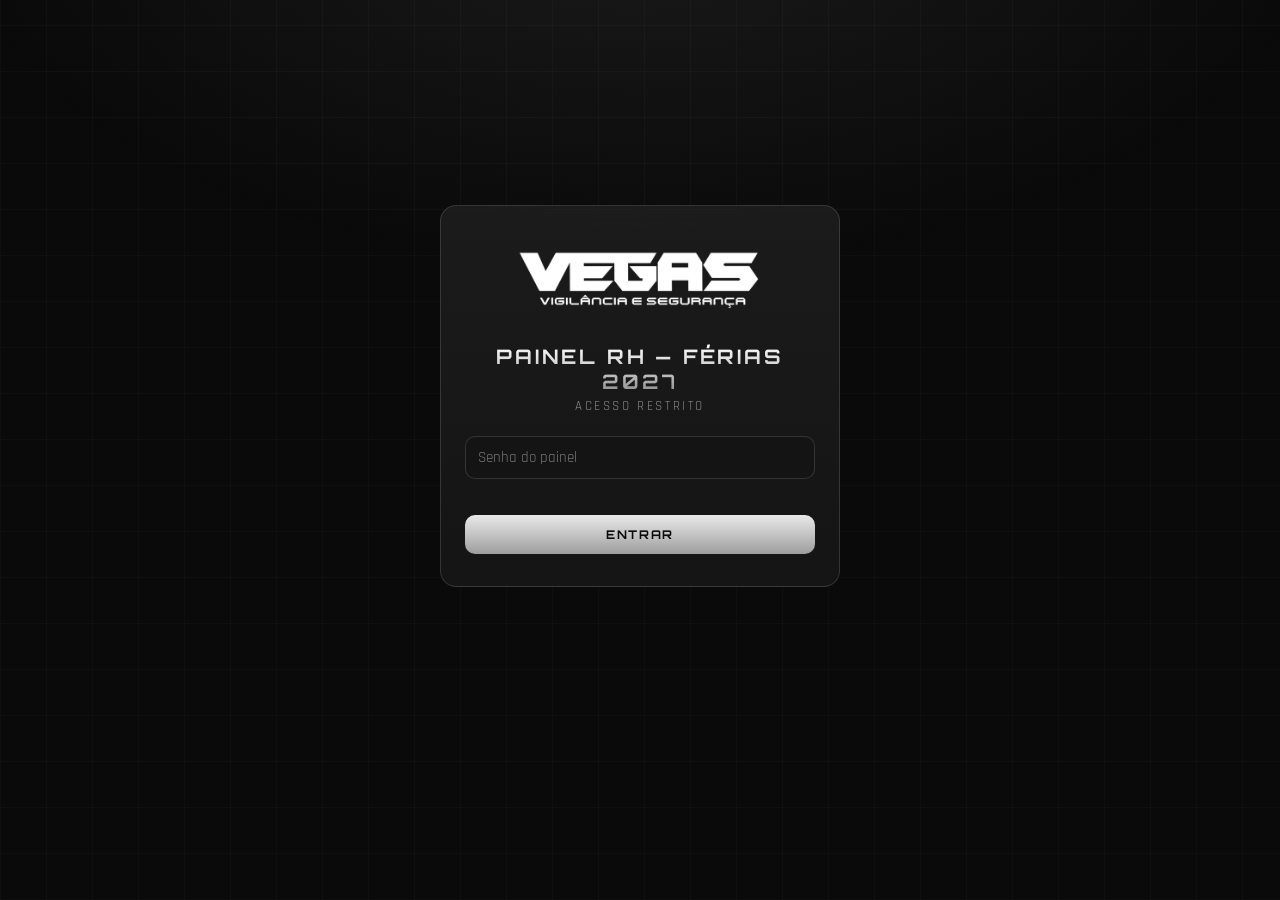
<file: dashboard.html>
<!DOCTYPE html>
<html lang="pt-BR">
<head>
<meta charset="UTF-8">
<meta name="viewport" content="width=device-width,initial-scale=1">
<title>Painel RH — Férias 2027 | Vegas Vigilância</title>
<link rel="icon" href="assets/logovegas.png">
<link href="https://fonts.googleapis.com/css2?family=Orbitron:wght@600;800&family=Rajdhani:wght@400;500;600;700&display=swap" rel="stylesheet">
<style>
:root{
  --preto:#0A0A0A; --grafite:#1E1E1E; --grafite2:#2A2A2A;
  --cinza:#8A8A8A; --prata:#C0C0C0; --prata-claro:#E8E8E8;
  --ok:#3ECF8E; --erro:#E5484D; --alerta:#F5A524; --borda:rgba(192,192,192,.18);
}
*{box-sizing:border-box}
body{margin:0;background:var(--preto);color:var(--prata-claro);
  font-family:'Rajdhani',system-ui,sans-serif;font-size:16px}
body::before{content:'';position:fixed;inset:0;z-index:0;pointer-events:none;
  background:radial-gradient(1000px 520px at 50% -10%,rgba(192,192,192,.09),transparent 70%),
  repeating-linear-gradient(0deg,rgba(192,192,192,.03) 0 1px,transparent 1px 46px),
  repeating-linear-gradient(90deg,rgba(192,192,192,.03) 0 1px,transparent 1px 46px)}
.wrap{position:relative;z-index:1;max-width:1220px;margin:0 auto;padding:20px 16px 70px}
h1{font-family:'Orbitron',sans-serif;font-size:20px;letter-spacing:.14em;text-transform:uppercase;margin:12px 0 4px;
  background:linear-gradient(180deg,#fff,var(--prata) 60%,var(--cinza));-webkit-background-clip:text;background-clip:text;color:transparent}
.sub{color:var(--cinza);font-size:13px;letter-spacing:.2em;text-transform:uppercase}
.card{background:linear-gradient(180deg,rgba(42,42,42,.55),rgba(30,30,30,.55));border:1px solid var(--borda);
  border-radius:16px;backdrop-filter:blur(9px)}

#login{min-height:88vh;display:grid;place-items:center}
#login .box{max-width:400px;width:100%;padding:32px 24px;text-align:center}
#login img{height:80px;margin-bottom:8px}
input,select,textarea{width:100%;background:#141414;color:var(--prata-claro);border:1px solid var(--borda);
  border-radius:10px;padding:11px 12px;font-family:inherit;font-size:15px;outline:none}
input:focus,select:focus,textarea:focus{border-color:var(--prata);box-shadow:0 0 0 3px rgba(192,192,192,.12)}
select,option{background-color:#141414;color:var(--prata-claro)}
textarea{min-height:70px;resize:vertical}
.bt{padding:12px 16px;border:none;border-radius:10px;cursor:pointer;font-family:'Orbitron',sans-serif;
  font-size:12px;font-weight:700;letter-spacing:.14em;text-transform:uppercase;
  background:linear-gradient(180deg,var(--prata-claro),var(--prata) 55%,#9d9d9d);color:#0A0A0A}
.bt:disabled{opacity:.5;cursor:not-allowed}
.bt.ghost{background:none;border:1px solid var(--borda);color:var(--prata)}
.bt.aprova{background:linear-gradient(180deg,#6ee7b7,var(--ok));color:#052e1a}
.bt.recusa{background:linear-gradient(180deg,#ff9a9d,var(--erro));color:#3a0508}
.erro{color:#FF9A9D;font-size:14px;margin-top:10px;min-height:18px}

header.topo{display:flex;align-items:center;gap:14px;padding:6px 0 18px;flex-wrap:wrap}
header.topo img{height:56px}
header.topo .acoes{margin-left:auto;display:flex;gap:8px;flex-wrap:wrap}

.kpis{display:grid;grid-template-columns:repeat(auto-fit,minmax(150px,1fr));gap:12px;margin-bottom:16px}
.kpi{padding:15px 14px}
.kpi .v{font-family:'Orbitron',sans-serif;font-size:26px;color:#fff;line-height:1}
.kpi .l{font-size:11px;letter-spacing:.16em;text-transform:uppercase;color:var(--cinza);margin-top:7px}
.kpi.p .v{color:var(--alerta)} .kpi.a .v{color:var(--ok)} .kpi.r .v{color:#FF9A9D}

.demanda{padding:16px;margin-bottom:16px}
.demanda h3{font-family:'Orbitron',sans-serif;font-size:12px;letter-spacing:.16em;text-transform:uppercase;
  color:var(--prata);margin:0 0 4px}
.demanda .exp{font-size:13px;color:var(--cinza);margin-bottom:14px}
.barras{display:grid;grid-template-columns:repeat(12,1fr);gap:6px;align-items:end;height:130px}
@media(max-width:760px){.barras{grid-template-columns:repeat(6,1fr);height:190px}}
.bar{display:flex;flex-direction:column;justify-content:flex-end;align-items:center;gap:4px;height:100%}
.bar .col{width:100%;display:flex;flex-direction:column;justify-content:flex-end;height:100%}
.bar .p1{background:linear-gradient(180deg,var(--prata-claro),var(--prata));border-radius:3px 3px 0 0;min-height:2px}
.bar .rest{background:rgba(192,192,192,.22);min-height:0}
.bar .n{font-family:'Orbitron',sans-serif;font-size:11px;color:#fff}
.bar .m{font-size:11px;letter-spacing:.06em;color:var(--cinza);text-transform:uppercase}
.bar.quente .p1{background:linear-gradient(180deg,#ffd08a,var(--alerta))}
.legenda{display:flex;gap:16px;font-size:12px;color:var(--cinza);margin-top:12px;flex-wrap:wrap}
.legenda i{font-style:normal;display:flex;align-items:center;gap:6px}
.legenda i::before{content:'';width:11px;height:11px;border-radius:3px;background:var(--prata)}
.legenda i.b::before{background:rgba(192,192,192,.22)}
.legenda i.c::before{background:var(--alerta)}

.filtros{display:grid;grid-template-columns:repeat(auto-fit,minmax(165px,1fr));gap:10px;padding:14px;margin-bottom:16px}

.item{padding:16px;margin-bottom:12px}
.item .cab{display:flex;align-items:center;gap:10px;flex-wrap:wrap}
.proto{font-family:'Orbitron',sans-serif;font-size:14px;color:#fff;letter-spacing:.06em}
.tag{font-size:11px;letter-spacing:.12em;text-transform:uppercase;padding:4px 9px;border-radius:99px;border:1px solid}
.tag.pend{color:var(--alerta);border-color:rgba(245,165,36,.45);background:rgba(245,165,36,.08)}
.tag.apr{color:var(--ok);border-color:rgba(62,207,142,.45);background:rgba(62,207,142,.08)}
.tag.rec{color:#FF9A9D;border-color:rgba(229,72,77,.45);background:rgba(229,72,77,.08)}
.tag.n{color:var(--prata);border-color:var(--borda);background:rgba(0,0,0,.35)}
.item .quando{margin-left:auto;font-size:13px;color:var(--cinza)}
.grade{display:grid;grid-template-columns:repeat(auto-fit,minmax(160px,1fr));gap:10px;margin:13px 0}
.dado{font-size:15px}
.dado b{display:block;font-size:11px;letter-spacing:.13em;text-transform:uppercase;color:var(--cinza);margin-bottom:2px;font-weight:600}

.escolhas{display:grid;grid-template-columns:repeat(3,1fr);gap:10px;margin-top:6px}
@media(max-width:620px){.escolhas{grid-template-columns:1fr}}
.opt{position:relative;border:1px solid var(--borda);border-radius:12px;background:rgba(0,0,0,.32);
  padding:12px 10px;text-align:left;cursor:pointer;font-family:inherit;color:inherit;transition:.15s}
.opt:hover{border-color:var(--ok);background:rgba(62,207,142,.09);transform:translateY(-2px)}
.opt .ord{font-family:'Orbitron',sans-serif;font-size:10px;letter-spacing:.14em;color:var(--cinza)}
.opt .mes{display:block;font-family:'Orbitron',sans-serif;font-size:16px;color:#fff;margin:3px 0 2px}
.opt .conf{font-size:12px;color:var(--alerta)}
.opt .conf.livre{color:var(--cinza)}
.opt.escolhido{border-color:var(--ok);background:rgba(62,207,142,.14)}
.opt.escolhido::after{content:'✓';position:absolute;top:8px;right:10px;color:var(--ok);font-weight:700}

.concedido{margin-top:12px;padding:12px 14px;border-left:3px solid var(--ok);background:rgba(62,207,142,.07);
  border-radius:0 10px 10px 0;font-size:15px}
.concedido.rec{border-color:var(--erro);background:rgba(229,72,77,.07)}
.concedido .mes{font-family:'Orbitron',sans-serif;font-size:17px;color:#fff}
.obs{margin-top:10px;padding:10px 12px;border-left:2px solid var(--prata);background:rgba(0,0,0,.3);
  border-radius:0 9px 9px 0;font-size:14px}
.assin{margin-top:12px}
.assin img{height:64px;background:#fff;border-radius:8px;border:1px solid var(--borda);padding:2px}
.botoes{display:flex;gap:8px;margin-top:14px;flex-wrap:wrap}
.vazio{text-align:center;padding:50px 20px;color:var(--cinza)}

.modal{position:fixed;inset:0;background:rgba(0,0,0,.82);z-index:50;display:none;padding:20px;overflow:auto;backdrop-filter:blur(4px)}
.modal.on{display:block}
.modal .box{max-width:480px;margin:24px auto;padding:22px}
.modal h3{font-family:'Orbitron',sans-serif;font-size:15px;letter-spacing:.12em;text-transform:uppercase;margin:0 0 4px}
.modal .destaque{font-family:'Orbitron',sans-serif;font-size:22px;color:#fff;margin:12px 0}
label{display:block;font-size:12px;letter-spacing:.1em;text-transform:uppercase;color:var(--cinza);margin:14px 0 6px;font-weight:600}
</style>
</head>
<body>

<div id="login">
  <div class="box card">
    <img src="assets/logovegas.png" alt="Vegas">
    <h1>Painel RH — Férias 2027</h1>
    <div class="sub">Acesso restrito</div>
    <div style="margin-top:22px">
      <input type="password" id="senha" placeholder="Senha do painel" autocomplete="current-password">
      <div class="erro" id="erroLogin"></div>
      <button class="bt" id="btLogin" style="width:100%;margin-top:8px">Entrar</button>
    </div>
  </div>
</div>

<div class="wrap" id="painel" style="display:none">
  <header class="topo">
    <img src="assets/logovegas.png" alt="Vegas">
    <div>
      <h1>Painel RH — Férias 2027</h1>
      <div class="sub" id="atualizado">—</div>
    </div>
    <div class="acoes">
      <button class="bt ghost" id="btRecarregar">Atualizar</button>
      <button class="bt ghost" id="btCsv">Exportar CSV</button>
      <a class="bt ghost" href="index.html" style="text-decoration:none;display:inline-flex;align-items:center">Formulário</a>
      <button class="bt ghost" id="btSair">Sair</button>
    </div>
  </header>

  <div class="kpis" id="kpis"></div>

  <div class="demanda card">
    <h3>Demanda por mês — 2027</h3>
    <div class="exp">Barra clara = pedidos de 1ª opção. Barra escura = mês citado como 2ª ou 3ª.
      Meses em laranja concentram mais de 20% das primeiras opções.</div>
    <div class="barras" id="barras"></div>
    <div class="legenda"><i>1ª opção</i><i class="b">2ª / 3ª opção</i><i class="c">mês disputado</i></div>
  </div>

  <div class="filtros card">
    <input id="fBusca" placeholder="Buscar nome, CPF, protocolo, posto...">
    <select id="fStatus"><option value="">Todas as situações</option><option>Pendente</option><option>Aprovada</option><option>Recusada</option></select>
    <select id="fCidade"><option value="">Todas as cidades</option></select>
    <select id="fPosto"><option value="">Todos os postos</option></select>
    <select id="fTurno"><option value="">Todos os turnos</option></select>
    <select id="fMes"><option value="">Todos os meses</option></select>
  </div>

  <div id="lista"></div>
</div>

<div class="modal" id="modal">
  <div class="box card">
    <h3 id="mTitulo">Aprovar férias</h3>
    <div class="sub" id="mQuem">—</div>
    <div class="destaque" id="mMes">—</div>
    <div class="sub" id="mOpcao"></div>

    <div id="mBlocoOutro" style="display:none">
      <label>Mês concedido</label>
      <select id="mMesOutro"></select>
      <div class="sub" style="letter-spacing:0;text-transform:none;margin-top:6px;color:#F7D08A">
        Este mês não estava entre as 3 preferências. Vai constar como "fora da lista" no relatório.</div>
    </div>

    <label>Quem está analisando <span style="color:var(--erro)">*</span></label>
    <input id="mAnalista" placeholder="Seu nome (RH)">
    <label id="mLabelObs">Observação (opcional)</label>
    <textarea id="mObs" maxlength="400" placeholder="Condição, ajuste de escala, combinado com o supervisor..."></textarea>
    <div class="erro" id="mErro"></div>
    <div style="display:flex;gap:8px;margin-top:12px">
      <button class="bt ghost" id="mCancelar" style="flex:1">Cancelar</button>
      <button class="bt aprova" id="mConfirmar" style="flex:2">Confirmar</button>
    </div>
  </div>
</div>

<script>
const API_URL = 'https://script.google.com/macros/s/AKfycbx_lg-_FNNYViW7kWblxf_u2dfQtKkVpFPw-SiCttqsBXpHsAUe7BUyEGmewFWb0aHYHQ/exec';
const ANO = 2027;
const MESES = ['Janeiro','Fevereiro','Março','Abril','Maio','Junho',
               'Julho','Agosto','Setembro','Outubro','Novembro','Dezembro'];
const ABREV = ['JAN','FEV','MAR','ABR','MAI','JUN','JUL','AGO','SET','OUT','NOV','DEZ'];

const $ = id => document.getElementById(id);
let SENHA = '', DADOS = [];

/* ── login ── */
$('btLogin').addEventListener('click', entrar);
$('senha').addEventListener('keydown', e => { if (e.key === 'Enter') entrar(); });

async function entrar(){
  const s = $('senha').value.trim();
  if (!s) return $('erroLogin').textContent = 'Digite a senha.';
  $('btLogin').disabled = true; $('btLogin').textContent = 'Verificando...'; $('erroLogin').textContent = '';
  try {
    const r = await fetch(`${API_URL}?action=listar&senha=${encodeURIComponent(s)}`);
    const j = await r.json();
    if (!j.ok) { $('erroLogin').textContent = j.erro || 'Acesso negado.'; return; }
    SENHA = s; DADOS = j.dados || [];
    sessionStorage.setItem('vgFeriasSenha', s);
    $('login').style.display = 'none'; $('painel').style.display = 'block';
    montarFiltros(); render();
  } catch(e){ $('erroLogin').textContent = 'Falha de conexão com o servidor.'; }
  finally { $('btLogin').disabled = false; $('btLogin').textContent = 'Entrar'; }
}
(function auto(){ const s = sessionStorage.getItem('vgFeriasSenha'); if (s){ $('senha').value = s; entrar(); } })();
$('btSair').addEventListener('click', () => { sessionStorage.removeItem('vgFeriasSenha'); location.reload(); });

async function recarregar(){
  $('btRecarregar').textContent = '...';
  try {
    const r = await fetch(`${API_URL}?action=listar&senha=${encodeURIComponent(SENHA)}`);
    const j = await r.json();
    if (j.ok){ DADOS = j.dados || []; montarFiltros(); render(); }
  } catch(e){}
  $('btRecarregar').textContent = 'Atualizar';
}
$('btRecarregar').addEventListener('click', recarregar);

/* ── filtros ── */
function montarFiltros(){
  const unico = campo => [...new Set(DADOS.map(d => d[campo]).filter(Boolean))].sort((a,b)=>a.localeCompare(b,'pt-BR'));
  const preencher = (id, itens, rotulo) => {
    const atual = $(id).value;
    $(id).innerHTML = `<option value="">${rotulo}</option>` +
      itens.map(v => `<option${v===atual?' selected':''}>${esc(v)}</option>`).join('');
  };
  preencher('fCidade', unico('cidade'), 'Todas as cidades');
  preencher('fPosto', unico('posto'), 'Todos os postos');
  preencher('fTurno', unico('turno'), 'Todos os turnos');
  preencher('fMes', MESES.map(m => m + '/' + ANO), 'Todos os meses');
}
['fBusca','fStatus','fCidade','fPosto','fTurno','fMes'].forEach(id => $(id).addEventListener('input', render));

$('fCidade').addEventListener('change', () => {
  const c = $('fCidade').value;
  const postos = [...new Set(DADOS.filter(d => !c || d.cidade === c).map(d => d.posto).filter(Boolean))]
    .sort((a,b)=>a.localeCompare(b,'pt-BR'));
  $('fPosto').innerHTML = '<option value="">Todos os postos</option>' + postos.map(p => `<option>${esc(p)}</option>`).join('');
});

function filtradas(){
  const q = $('fBusca').value.trim().toLowerCase();
  const st = $('fStatus').value, cd = $('fCidade').value, po = $('fPosto').value,
        tu = $('fTurno').value, me = $('fMes').value;
  return DADOS.filter(d => {
    if (st && d.status !== st) return false;
    if (cd && d.cidade !== cd) return false;
    if (po && d.posto !== po) return false;
    if (tu && d.turno !== tu) return false;
    if (me && [d.pref1, d.pref2, d.pref3, d.mesAprovado].indexOf(me) < 0) return false;
    if (q){
      const alvo = [d.protocolo,d.nome,d.cpf,d.cargo,d.cidade,d.posto].join(' ').toLowerCase();
      if (alvo.indexOf(q) < 0) return false;
    }
    return true;
  });
}

/* ── quantos do MESMO posto já têm aquele mês aprovado ── */
function aprovadosNoPosto(posto, mes, protocoloIgnorar){
  return DADOS.filter(d => d.status === 'Aprovada' && d.posto === posto &&
    d.mesAprovado === mes && d.protocolo !== protocoloIgnorar).length;
}

/* ── render ── */
function render(){
  const L = filtradas();
  const pend = DADOS.filter(d => d.status === 'Pendente').length;
  const apr  = DADOS.filter(d => d.status === 'Aprovada');
  const rec  = DADOS.filter(d => d.status === 'Recusada').length;
  const na1  = apr.filter(d => d.opcaoAtendida === '1a opcao').length;
  const taxa = apr.length ? Math.round(na1 / apr.length * 100) : 0;

  $('kpis').innerHTML = [
    ['','Pedidos recebidos', DADOS.length],
    ['p','Pendentes', pend],
    ['a','Aprovados', apr.length],
    ['r','Recusados', rec],
    ['','Atendidos na 1ª opção', taxa + '%']
  ].map(([c,l,v]) => `<div class="kpi card ${c}"><div class="v">${v}</div><div class="l">${l}</div></div>`).join('');

  $('atualizado').textContent = 'Atualizado às ' + new Date().toLocaleTimeString('pt-BR',{hour:'2-digit',minute:'2-digit'});

  desenharDemanda();

  if (!L.length){ $('lista').innerHTML = '<div class="vazio card">Nenhum pedido com esses filtros.</div>'; return; }
  $('lista').innerHTML = L.map(cardItem).join('');

  document.querySelectorAll('[data-acao]').forEach(b => b.addEventListener('click', () => {
    abrirModal(b.dataset.proto, b.dataset.acao, b.dataset.mes || '');
  }));
}

function desenharDemanda(){
  const p1 = new Array(12).fill(0), outras = new Array(12).fill(0);
  DADOS.forEach(d => {
    [d.pref1, d.pref2, d.pref3].forEach((p, i) => {
      const idx = MESES.indexOf(String(p).split('/')[0]);
      if (idx < 0) return;
      if (i === 0) p1[idx]++; else outras[idx]++;
    });
  });
  const totalP1 = p1.reduce((a,b)=>a+b,0) || 1;
  const max = Math.max(...p1.map((v,i)=>v+outras[i]), 1);
  $('barras').innerHTML = p1.map((v,i) => {
    const t = v + outras[i];
    const quente = v / totalP1 > 0.20;
    return `<div class="bar ${quente?'quente':''}" title="${MESES[i]}: ${v} como 1ª opção, ${outras[i]} como 2ª/3ª">
      <span class="n">${t||''}</span>
      <div class="col">
        <div class="rest" style="height:${Math.round(outras[i]/max*100)}%"></div>
        <div class="p1" style="height:${Math.round(v/max*100)}%"></div>
      </div>
      <span class="m">${ABREV[i]}</span></div>`;
  }).join('');
}

function tagStatus(s){
  const c = s === 'Aprovada' ? 'apr' : s === 'Recusada' ? 'rec' : 'pend';
  return `<span class="tag ${c}">${s}</span>`;
}

function cardItem(d){
  const prefs = [d.pref1, d.pref2, d.pref3];

  const escolhas = prefs.map((mes, i) => {
    if (!mes) return '';
    const n = aprovadosNoPosto(d.posto, mes, d.protocolo);
    const jaEste = d.mesAprovado === mes;
    return `<button class="opt ${jaEste?'escolhido':''}" data-acao="Aprovada" data-proto="${d.protocolo}" data-mes="${esc(mes)}">
      <span class="ord">${i+1}ª preferência</span>
      <span class="mes">${esc(mes)}</span>
      <span class="conf ${n?'':'livre'}">${n ? '⚠ ' + n + ' já aprovado' + (n>1?'s':'') + ' neste posto' : 'nenhum conflito no posto'}</span>
    </button>`;
  }).join('');

  const decidido = d.status !== 'Pendente';
  const bloco = decidido ? `
    <div class="concedido ${d.status==='Recusada'?'rec':''}">
      ${d.status === 'Aprovada'
        ? `Férias concedidas em <span class="mes">${esc(d.mesAprovado)}</span>
           <span class="tag n" style="margin-left:8px">${esc(d.opcaoAtendida||'')}</span>`
        : 'Pedido recusado'}
      <div style="font-size:13px;color:var(--cinza);margin-top:4px">
        ${esc(d.analisadoPor||'—')} · ${esc(d.dataAnalise||'')}</div>
    </div>` : '';

  const botoes = `
    <button class="bt ghost" data-acao="Outro" data-proto="${d.protocolo}">Conceder outro mês</button>
    <button class="bt recusa" data-acao="Recusada" data-proto="${d.protocolo}">Recusar</button>`;

  return `<div class="item card">
    <div class="cab">
      <span class="proto">${d.protocolo}</span>
      ${tagStatus(d.status)}
      <span class="tag n">${esc(d.cargo||'')}</span>
      <span class="quando">${esc(d.registro)}</span>
    </div>

    <div class="grade">
      <div class="dado"><b>Colaborador</b>${esc(d.nome)}</div>
      <div class="dado"><b>CPF</b>${esc(d.cpf)}</div>
      <div class="dado"><b>Posto</b>${esc(d.posto)}<br><span style="color:var(--cinza);font-size:13px">${esc(d.cidade)}</span></div>
      <div class="dado"><b>Turno</b>${esc(d.turno)}</div>
      <div class="dado"><b>Admissão</b>${esc(d.admissao)}</div>
      <div class="dado"><b>Contato</b>${esc(d.telefone)}</div>
    </div>

    ${d.observacao ? `<div class="obs"><b style="color:var(--prata)">Colaborador:</b> ${esc(d.observacao)}</div>` : ''}
    ${d.observacaoRh ? `<div class="obs" style="border-color:var(--alerta)"><b style="color:var(--alerta)">RH:</b> ${esc(d.observacaoRh)}</div>` : ''}
    ${bloco}

    <div style="margin-top:14px">
      <b style="display:block;font-size:11px;letter-spacing:.13em;text-transform:uppercase;color:var(--cinza);margin-bottom:8px">
        ${decidido ? 'Alterar decisão — toque no mês a conceder' : 'Marque o mês concedido'}</b>
      <div class="escolhas">${escolhas}</div>
    </div>

    ${d.assinatura ? `<div class="assin"><img src="${thumb(d.assinatura)}" alt="assinatura" loading="lazy"></div>` : ''}
    <div class="botoes">${botoes}</div>
  </div>`;
}

function thumb(url){
  const m = String(url||'').match(/[-\w]{25,}/);
  return m ? `https://drive.google.com/thumbnail?id=${m[0]}&sz=w600` : '';
}
function esc(s){ return String(s==null?'':s).replace(/[&<>"]/g, c => ({'&':'&amp;','<':'&lt;','>':'&gt;','"':'&quot;'}[c])); }

/* ── modal de decisão ── */
let atual = { proto:'', status:'', mes:'' };

function abrirModal(proto, acao, mes){
  const d = DADOS.find(x => x.protocolo === proto); if (!d) return;
  const outro = acao === 'Outro';
  atual = { proto, status: outro ? 'Aprovada' : acao, mes };

  $('mQuem').textContent = d.nome + ' · ' + d.posto;
  $('mErro').textContent = '';
  $('mObs').value = d.observacaoRh || '';
  $('mAnalista').value = localStorage.getItem('vgFeriasAnalista') || d.analisadoPor || '';

  if (atual.status === 'Recusada'){
    $('mTitulo').textContent = 'Recusar pedido';
    $('mMes').textContent = '—';
    $('mOpcao').textContent = '';
    $('mBlocoOutro').style.display = 'none';
    $('mLabelObs').textContent = 'Justificativa da recusa *';
    $('mConfirmar').className = 'bt recusa';
    $('mConfirmar').textContent = 'Recusar';
  } else if (outro){
    $('mTitulo').textContent = 'Conceder mês fora da lista';
    $('mMes').textContent = '—';
    $('mOpcao').textContent = 'Preferências: ' + [d.pref1,d.pref2,d.pref3].filter(Boolean).join(' · ');
    $('mMesOutro').innerHTML = MESES.map(m => `<option>${m}/${ANO}</option>`).join('');
    $('mBlocoOutro').style.display = 'block';
    $('mLabelObs').textContent = 'Motivo de não atender nenhuma das 3 *';
    $('mConfirmar').className = 'bt aprova';
    $('mConfirmar').textContent = 'Conceder';
  } else {
    const pos = [d.pref1,d.pref2,d.pref3].indexOf(mes);
    const n = aprovadosNoPosto(d.posto, mes, proto);
    $('mTitulo').textContent = 'Aprovar férias';
    $('mMes').textContent = mes;
    $('mOpcao').textContent = (pos >= 0 ? (pos+1) + 'ª preferência do colaborador' : 'fora da lista') +
      (n ? ' · atenção: ' + n + ' já aprovado(s) no mesmo posto neste mês' : '');
    $('mBlocoOutro').style.display = 'none';
    $('mLabelObs').textContent = 'Observação (opcional)';
    $('mConfirmar').className = 'bt aprova';
    $('mConfirmar').textContent = 'Aprovar';
  }
  $('modal').classList.add('on');
}
$('mCancelar').addEventListener('click', () => $('modal').classList.remove('on'));

$('mConfirmar').addEventListener('click', async () => {
  const analista = $('mAnalista').value.trim();
  const obs = $('mObs').value.trim();
  const mes = $('mBlocoOutro').style.display === 'block' ? $('mMesOutro').value : atual.mes;

  if (!analista) return $('mErro').textContent = 'Informe quem está analisando.';
  if (atual.status === 'Aprovada' && !mes) return $('mErro').textContent = 'Selecione o mês concedido.';
  if (atual.status === 'Recusada' && obs.length < 10) return $('mErro').textContent = 'A recusa precisa de justificativa (mínimo 10 caracteres).';
  if ($('mBlocoOutro').style.display === 'block' && obs.length < 10)
    return $('mErro').textContent = 'Explique por que nenhuma das 3 preferências foi atendida.';

  localStorage.setItem('vgFeriasAnalista', analista);
  const b = $('mConfirmar'); b.disabled = true; const txt = b.textContent; b.textContent = 'Registrando...';
  try {
    const r = await fetch(API_URL, {
      method:'POST', headers:{'Content-Type':'text/plain;charset=utf-8'},
      body: JSON.stringify({ action:'decidir', senha:SENHA, protocolo:atual.proto,
        status:atual.status, mesAprovado: atual.status === 'Aprovada' ? mes : '',
        analisadoPor: analista, observacaoRh: obs })
    });
    const j = await r.json();
    if (!j.ok){ $('mErro').textContent = j.erro || 'Não foi possível registrar.'; return; }
    $('modal').classList.remove('on');
    await recarregar();
  } catch(e){ $('mErro').textContent = 'Falha de conexão.'; }
  finally { b.disabled = false; b.textContent = txt; }
});

/* ── CSV ── */
$('btCsv').addEventListener('click', () => {
  const cols = ['protocolo','registro','nome','cpf','cargo','cidade','posto','turno','admissao',
    'pref1','pref2','pref3','observacao','status','mesAprovado','opcaoAtendida','analisadoPor','dataAnalise','observacaoRh'];
  const L = filtradas();
  const csv = [cols.join(';')].concat(L.map(d => cols.map(c => `"${String(d[c]||'').replace(/"/g,'""')}"`).join(';'))).join('\n');
  const a = document.createElement('a');
  a.href = URL.createObjectURL(new Blob(['\ufeff'+csv], {type:'text/csv;charset=utf-8'}));
  a.download = `ferias-${ANO}-vegas-${new Date().toISOString().slice(0,10)}.csv`;
  a.click();
});
</script>
</body>
</html>
</file>
